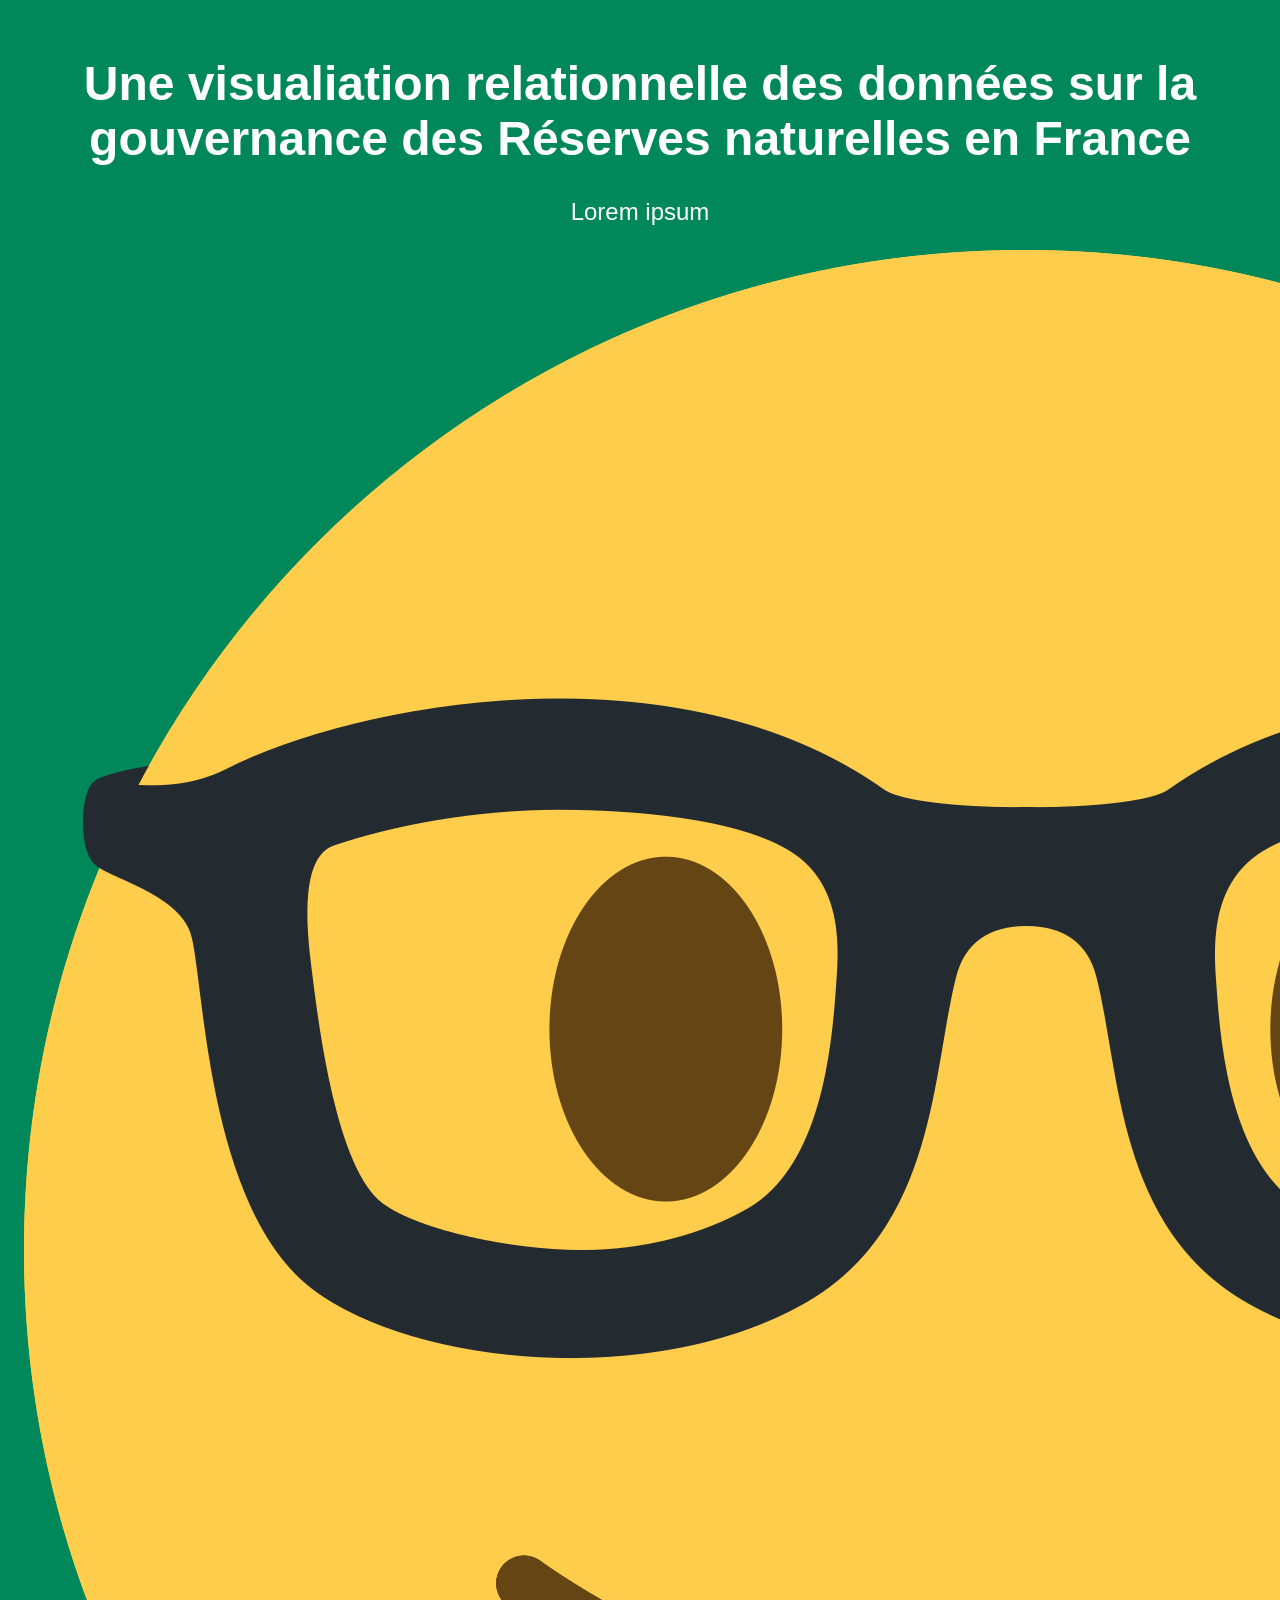
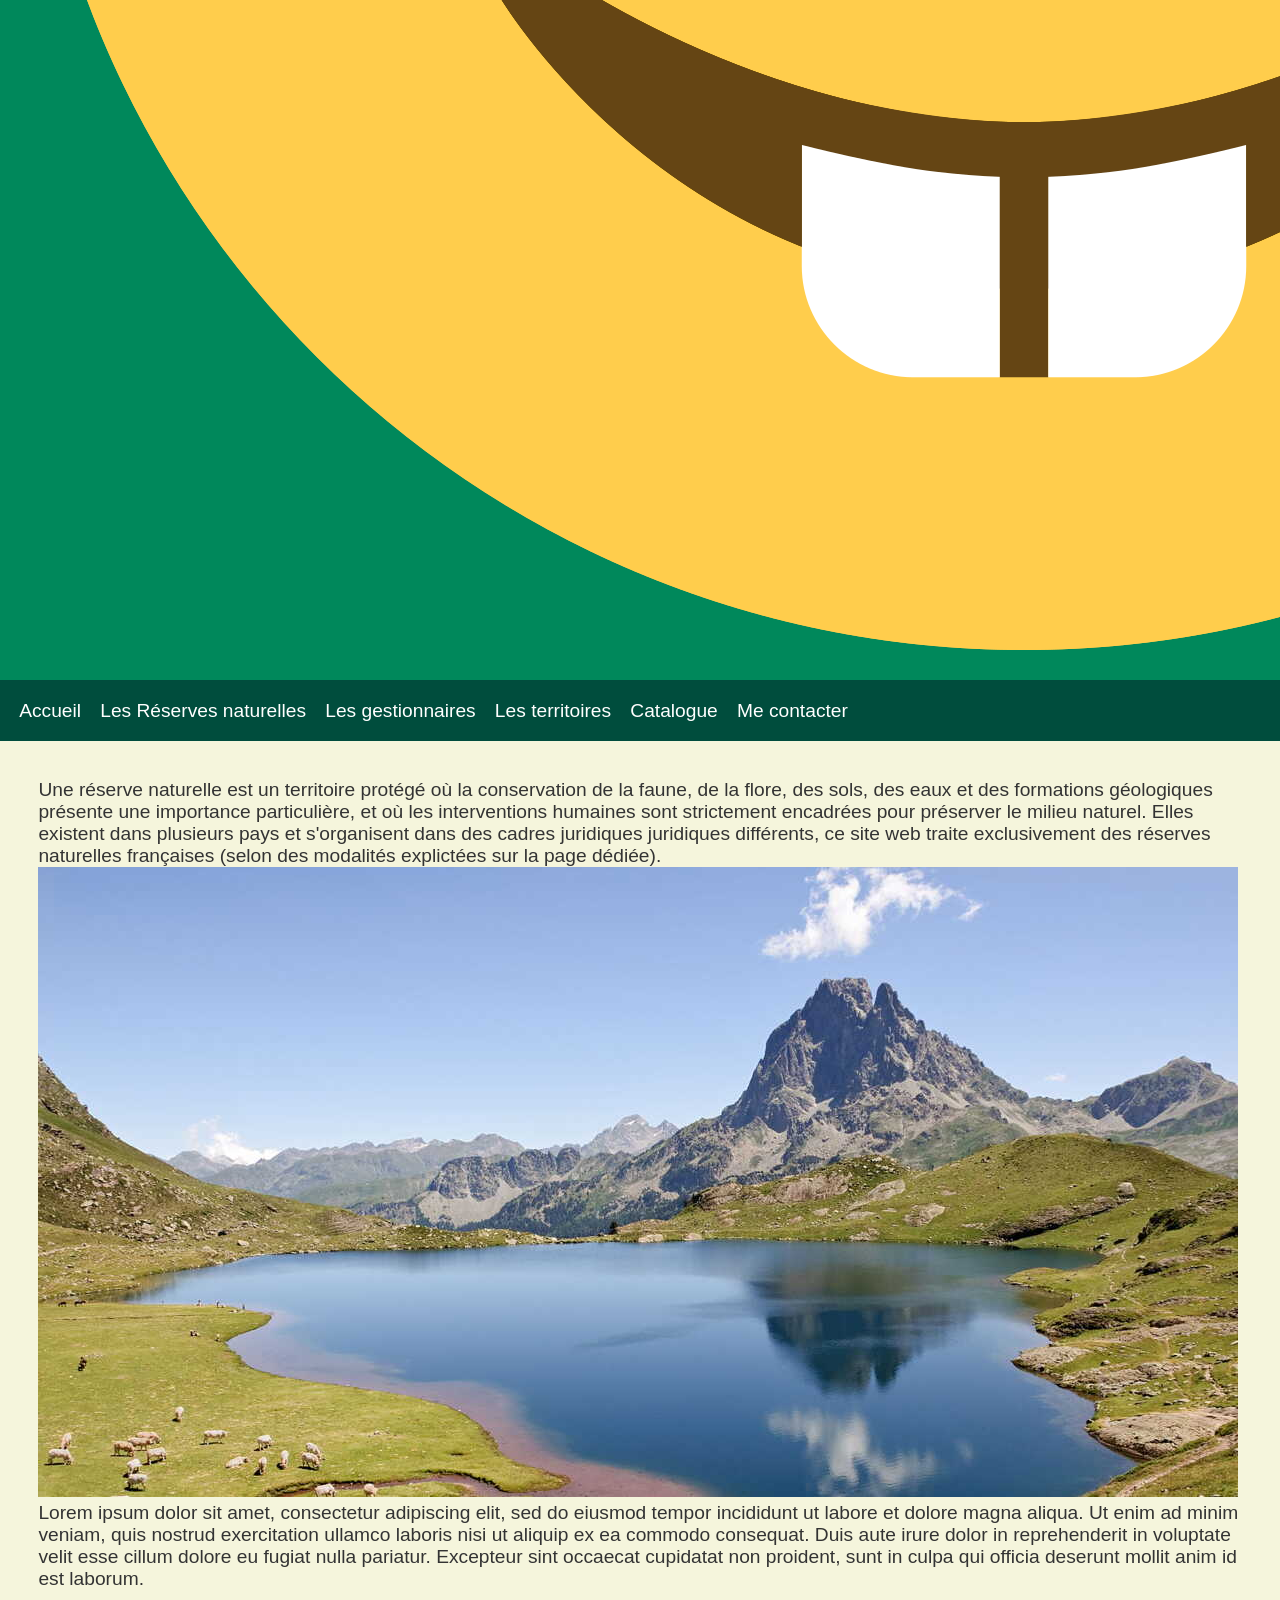
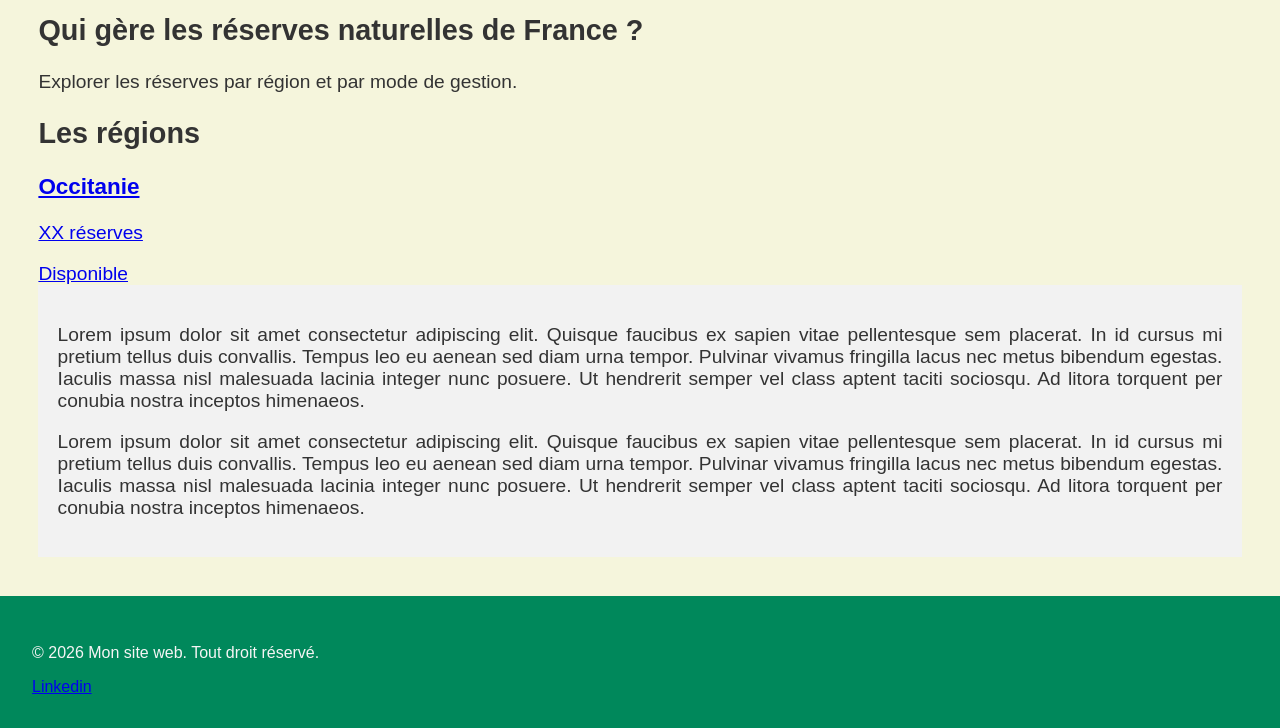
<file: index.html>
<!DOCTYPE html>
<!--Métadonées-->
<html lang="fr">
<head>
    <meta charset="UTF-8">
    <meta name="viewport" content="width=device-width, initial-scale=1.8">
    <link rel="stylesheet" type="text/css" href="css/style.css">
<title>Essai</title>
</head>
<!--page web-->
<body>
<header>
    <h1>Une visualiation relationnelle des données sur la gouvernance des Réserves naturelles en France</h1>
    <p>Lorem ipsum</p>
    <a href="#"><img src="media/R (1).png" alt="rien pour l'instant"></a>
</header>
<nav id="menu_principal">
    <ul>
        <li><a href="index.html">Accueil</a></li>
        <li><a href="#">Les Réserves naturelles</a></li>
        <li><a href="#">Les gestionnaires</a></li>
        <li><a href="#">Les territoires</a></li>
        <li><a href="#">Catalogue</a></li>
        <li><a href="pages/Contact.html">Me contacter</a></li>
    </ul>
</nav>
<main>
    <section>
        <article> <!-- A reformuler de façon plus humaine--> Une réserve naturelle est un territoire protégé où la conservation de la faune, de la flore, des sols, des eaux et des formations géologiques présente une importance particulière, et où les interventions humaines sont strictement encadrées pour préserver le milieu naturel. Elles existent dans plusieurs pays et s'organisent dans des cadres juridiques juridiques différents, ce site web traite exclusivement des réserves naturelles françaises (selon des modalités explictées sur la page dédiée).
        </article>
        <article>
            <img src="media/quelles-sont-les-plus-belles-montagnes-de-france.jpg" alt="test"></a><br/>Lorem ipsum dolor sit amet, consectetur adipiscing elit, sed do eiusmod tempor incididunt ut labore et dolore magna aliqua. Ut enim ad minim veniam, quis nostrud exercitation ullamco laboris nisi ut aliquip ex ea commodo consequat. Duis aute irure dolor in reprehenderit in voluptate velit esse cillum dolore eu fugiat nulla pariatur. Excepteur sint occaecat cupidatat non proident, sunt in culpa qui officia deserunt mollit anim id est laborum.
        </article>
    </section>
    <section class="hero">
    <h1>Qui gère les réserves naturelles de France ?</h1>
    <p>Explorer les réserves par région et par mode de gestion.</p>
  </section>

  <section id="regions">
    <h2>Les régions</h2>
    <div class="grille-regions">
      <a class="carte-region" href="regions/occitanie.html">
        <h3>Occitanie</h3>
        <p>XX réserves</p>
        <span class="badge badge--dispo">Disponible</span>
      </a>
    <aside>
        <p>Lorem ipsum dolor sit amet consectetur adipiscing elit. Quisque faucibus ex sapien vitae pellentesque sem placerat. In id cursus mi pretium tellus duis convallis. Tempus leo eu aenean sed diam urna tempor. Pulvinar vivamus fringilla lacus nec metus bibendum egestas. Iaculis massa nisl malesuada lacinia integer nunc posuere. Ut hendrerit semper vel class aptent taciti sociosqu. Ad litora torquent per conubia nostra inceptos himenaeos.</p>
        <p>Lorem ipsum dolor sit amet consectetur adipiscing elit. Quisque faucibus ex sapien vitae pellentesque sem placerat. In id cursus mi pretium tellus duis convallis. Tempus leo eu aenean sed diam urna tempor. Pulvinar vivamus fringilla lacus nec metus bibendum egestas. Iaculis massa nisl malesuada lacinia integer nunc posuere. Ut hendrerit semper vel class aptent taciti sociosqu. Ad litora torquent per conubia nostra inceptos himenaeos.</p>
    </aside>
</main>
    <footer>
    <p>© 2026 Mon site web. Tout droit réservé.</p>
    <!--<ul>--> <a href="https://www.linkedin.com/in/léo-rabaud-phuong-1b5605161">Linkedin</a><!--</ul>-->
    </footer>
</body>
</html>
</file>
<file: css/style.css>
header {  
  background-color: #00885b;
  color: whitesmoke;
  padding: 1em;
  font-family: Arial, sans-serif;
  font-size: 1.5em;
  color: #fff;
  text-align: center;
}
nav {
  background-color: #004d3d;
  color: whitesmoke;
  padding: 1em;
  font-family: Arial, sans-serif;
  font-size: 1.2em;
}
nav ul {
  list-style: none;
  margin: 0;
  padding: 0;
  display: flex;
  gap: 1em;
}

nav a {
  color: #fff;
  text-decoration: none;
}

nav a:hover {
  text-decoration: underline;
}
main {
  padding: 2em;
  font-family: Arial, sans-serif;
  font-size: 1.2em;
  color: #333;
}
aside {
  background-color: #f2f2f2;
  padding: 1em;
  font-family: Arial, sans-serif;
  font-size: 1em;
  text-align: justify;
}
body {
  font-family: Arial, sans-serif;
  margin: 0px;
  padding: 0em;
  background-color: beige;
  color: #333;
}
footer {
  background-color: #00885b;
  color: whitesmoke;
  padding: 2em;
  text-align: left;
}
</file>
